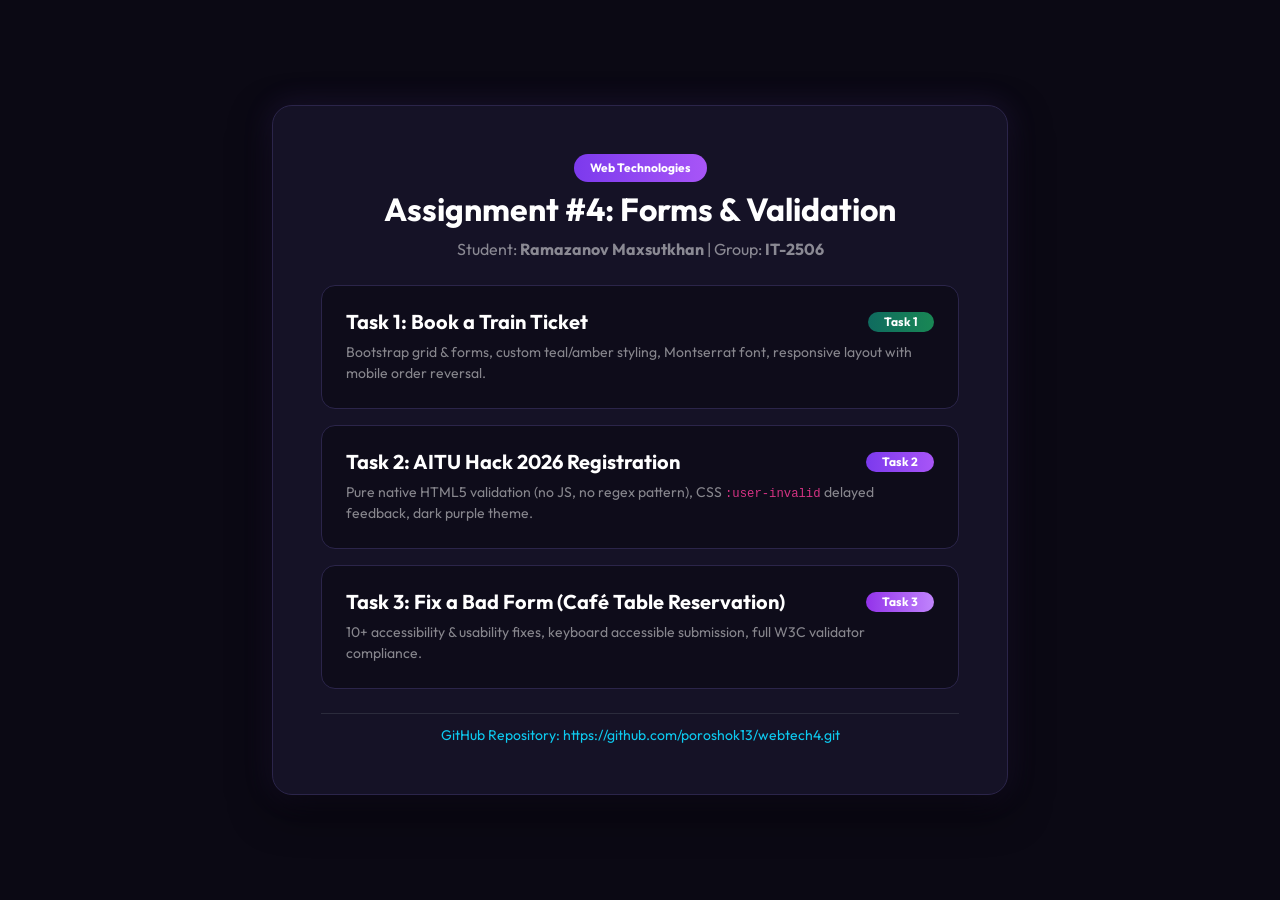
<file: index.html>
<!DOCTYPE html>
<html lang="en">
<head>
  <meta charset="UTF-8">
  <meta name="viewport" content="width=device-width, initial-scale=1.0">
  <title>Assignment 4 - Forms and Validation</title>
  <link rel="preconnect" href="https://fonts.googleapis.com">
  <link rel="preconnect" href="https://fonts.gstatic.com" crossorigin>
  <link href="https://fonts.googleapis.com/css2?family=Outfit:wght@400;600;700&display=swap" rel="stylesheet">
  <link href="https://cdn.jsdelivr.net/npm/bootstrap@5.3.3/dist/css/bootstrap.min.css" rel="stylesheet">
  <style>
    body {
      font-family: 'Outfit', sans-serif;
      background-color: #0b0914;
      color: #f1f0f7;
      min-height: 100vh;
      display: flex;
      align-items: center;
    }
    .main-card {
      background-color: #151226;
      border: 1px solid #2b254a;
      border-radius: 20px;
      box-shadow: 0 15px 40px rgba(0, 0, 0, 0.6), 0 0 30px rgba(139, 92, 246, 0.15);
    }
    .task-link-card {
      background-color: #0e0c1a;
      border: 1px solid #2b254a;
      border-radius: 14px;
      transition: all 0.25s ease-in-out;
      text-decoration: none;
      display: block;
      color: inherit;
    }
    .task-link-card:hover {
      border-color: #8b5cf6;
      transform: translateY(-3px);
      box-shadow: 0 8px 20px rgba(139, 92, 246, 0.25);
      color: inherit;
    }
    .badge-task {
      background: linear-gradient(90deg, #7c3aed, #a855f7);
      color: #fff;
    }
    .badge-teal {
      background: linear-gradient(90deg, #0F6B5F, #198754);
      color: #fff;
    }
    .badge-purple {
      background: linear-gradient(90deg, #9333ea, #c084fc);
      color: #fff;
    }
  </style>
</head>
<body class="py-5">
  <div class="container">
    <div class="row justify-content-center">
      <div class="col-12 col-md-10 col-lg-8">
        <div class="card main-card p-4 p-md-5">
          <div class="text-center mb-4">
            <span class="badge badge-task px-3 py-2 rounded-pill mb-2">Web Technologies</span>
            <h1 class="h2 fw-bold text-white mb-2">Assignment #4: Forms &amp; Validation</h1>
            <p class="text-white-50 mb-0">Student: <strong>Ramazanov Maxsutkhan</strong> | Group: <strong>IT-2506</strong></p>
          </div>

          <div class="d-flex flex-column gap-3">
            <a href="task1.html" class="task-link-card p-4">
              <div class="d-flex justify-content-between align-items-center mb-2">
                <h2 class="h5 fw-bold mb-0 text-white">Task 1: Book a Train Ticket</h2>
                <span class="badge badge-teal px-3 py-1 rounded-pill">Task 1</span>
              </div>
              <p class="text-white-50 small mb-0">Bootstrap grid &amp; forms, custom teal/amber styling, Montserrat font, responsive layout with mobile order reversal.</p>
            </a>

            <a href="task2.html" class="task-link-card p-4">
              <div class="d-flex justify-content-between align-items-center mb-2">
                <h2 class="h5 fw-bold mb-0 text-white">Task 2: AITU Hack 2026 Registration</h2>
                <span class="badge badge-task px-3 py-1 rounded-pill">Task 2</span>
              </div>
              <p class="text-white-50 small mb-0">Pure native HTML5 validation (no JS, no regex pattern), CSS <code>:user-invalid</code> delayed feedback, dark purple theme.</p>
            </a>

            <a href="task3.html" class="task-link-card p-4">
              <div class="d-flex justify-content-between align-items-center mb-2">
                <h2 class="h5 fw-bold mb-0 text-white">Task 3: Fix a Bad Form (Café Table Reservation)</h2>
                <span class="badge badge-purple px-3 py-1 rounded-pill">Task 3</span>
              </div>
              <p class="text-white-50 small mb-0">10+ accessibility &amp; usability fixes, keyboard accessible submission, full W3C validator compliance.</p>
            </a>
          </div>

          <div class="text-center mt-4 pt-2 border-top border-secondary border-opacity-25">
            <a href="https://github.com/poroshok13/webtech4.git" class="text-decoration-none text-info small" target="_blank" rel="noopener">
              GitHub Repository: https://github.com/poroshok13/webtech4.git
            </a>
          </div>
        </div>
      </div>
    </div>
  </div>
</body>
</html>
</file>
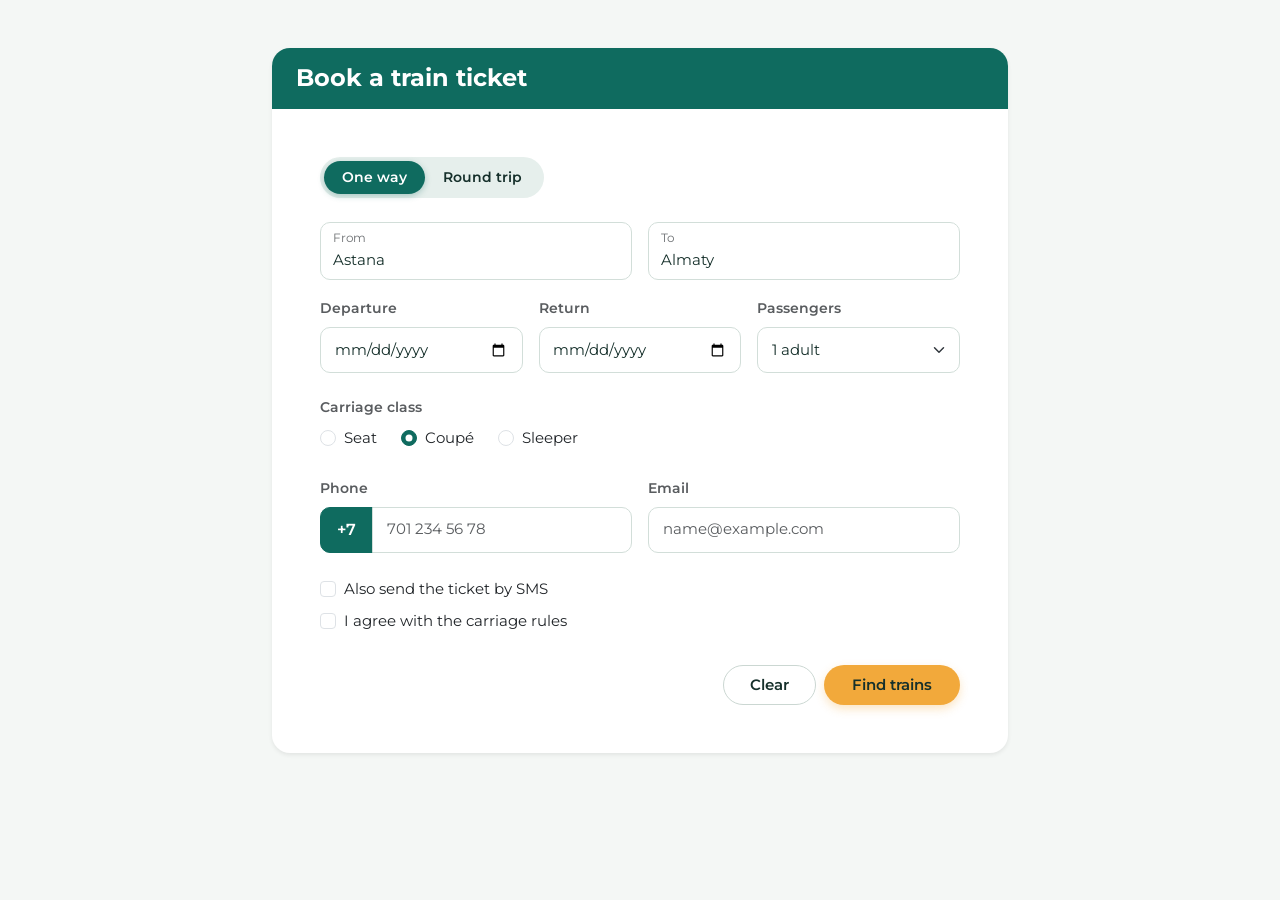
<file: task1.html>
<!DOCTYPE html>
<html lang="en">
<head>
  <meta charset="UTF-8">
  <meta name="viewport" content="width=device-width, initial-scale=1.0">
  <title>Task 1 - Book a Train Ticket</title>
  <link rel="preconnect" href="https://fonts.googleapis.com">
  <link rel="preconnect" href="https://fonts.gstatic.com" crossorigin>
  <link href="https://fonts.googleapis.com/css2?family=Montserrat:wght@400;500;600;700&display=swap" rel="stylesheet">
  <link href="https://cdn.jsdelivr.net/npm/bootstrap@5.3.3/dist/css/bootstrap.min.css" rel="stylesheet">
  <link rel="stylesheet" href="style1.css">
</head>
<body class="py-4 py-md-5">
  <div class="container my-auto">
    <div class="row justify-content-center">
      <div class="col-12 col-md-10 col-lg-8">
        
        <div class="card ticket-card shadow-sm border-0">
          <div class="card-header ticket-header py-3 px-4">
            <h1 class="h4 mb-0 fw-bold">Book a train ticket</h1>
          </div>

          <div class="card-body p-4 p-md-5">
            <form id="trainForm" action="#" method="get">

              <div class="mb-4">
                <div class="trip-type-group" role="radiogroup" aria-label="Trip Type">
                  <input type="radio" class="btn-check" name="tripType" id="oneWay" value="one-way" checked>
                  <label class="btn trip-btn" for="oneWay">One way</label>

                  <input type="radio" class="btn-check" name="tripType" id="roundTrip" value="round-trip">
                  <label class="btn trip-btn" for="roundTrip">Round trip</label>
                </div>
              </div>

              <div class="row g-3 mb-3">
                <div class="col-12 col-md-6">
                  <div class="form-floating">
                    <input type="text" class="form-control" id="fromCity" name="fromCity" placeholder="From" value="Astana" required>
                    <label for="fromCity">From</label>
                  </div>
                </div>
                <div class="col-12 col-md-6">
                  <div class="form-floating">
                    <input type="text" class="form-control" id="toCity" name="toCity" placeholder="To" value="Almaty" required>
                    <label for="toCity">To</label>
                  </div>
                </div>
              </div>

              <div class="row g-3 mb-4">
                <div class="col-12 col-md-4">
                  <label for="departureDate" class="form-label text-muted small fw-semibold">Departure</label>
                  <input type="date" class="form-control form-control-custom" id="departureDate" name="departureDate" required>
                </div>
                <div class="col-12 col-md-4">
                  <label for="returnDate" class="form-label text-muted small fw-semibold">Return</label>
                  <input type="date" class="form-control form-control-custom" id="returnDate" name="returnDate">
                </div>
                <div class="col-12 col-md-4">
                  <label for="passengers" class="form-label text-muted small fw-semibold">Passengers</label>
                  <select class="form-select form-control-custom" id="passengers" name="passengers" required>
                    <option value="1" selected>1 adult</option>
                    <option value="2">2 adults</option>
                    <option value="3">3 adults</option>
                    <option value="4">4 adults</option>
                    <option value="5">5 adults</option>
                    <option value="6">6 adults</option>
                  </select>
                </div>
              </div>

              <div class="mb-4">
                <label class="form-label text-muted small fw-semibold d-block mb-2">Carriage class</label>
                <div class="d-flex flex-wrap gap-4">
                  <div class="form-check custom-radio">
                    <input class="form-check-input" type="radio" name="carriageClass" id="classSeat" value="seat" required>
                    <label class="form-check-label" for="classSeat">Seat</label>
                  </div>
                  <div class="form-check custom-radio">
                    <input class="form-check-input" type="radio" name="carriageClass" id="classCoupe" value="coupe" checked required>
                    <label class="form-check-label" for="classCoupe">Coupé</label>
                  </div>
                  <div class="form-check custom-radio">
                    <input class="form-check-input" type="radio" name="carriageClass" id="classSleeper" value="sleeper" required>
                    <label class="form-check-label" for="classSleeper">Sleeper</label>
                  </div>
                </div>
              </div>

              <div class="row g-3 mb-4">
                <div class="col-12 col-md-6">
                  <label for="phoneInput" class="form-label text-muted small fw-semibold">Phone</label>
                  <div class="input-group">
                    <span class="input-group-text country-code" id="phonePrefix">+7</span>
                    <input type="tel" class="form-control form-control-custom" id="phoneInput" name="phone" placeholder="701 234 56 78" aria-describedby="phonePrefix" required pattern="[0-9\s]+" inputmode="numeric">
                  </div>
                </div>
                <div class="col-12 col-md-6">
                  <label for="emailInput" class="form-label text-muted small fw-semibold">Email</label>
                  <input type="email" class="form-control form-control-custom" id="emailInput" name="email" placeholder="name@example.com" required>
                </div>
              </div>

              <div class="mb-4">
                <div class="form-check custom-checkbox mb-2">
                  <input class="form-check-input" type="checkbox" id="smsTicket" name="smsTicket">
                  <label class="form-check-label" for="smsTicket">
                    Also send the ticket by SMS
                  </label>
                </div>
                <div class="form-check custom-checkbox">
                  <input class="form-check-input" type="checkbox" id="agreeRules" name="agreeRules" required>
                  <label class="form-check-label" for="agreeRules">
                    I agree with the carriage rules
                  </label>
                </div>
              </div>

              <div class="d-flex flex-column flex-sm-row justify-content-sm-end gap-2 pt-2">
                <button type="reset" class="btn btn-ticket-clear order-2 order-sm-1">Clear</button>
                <button type="submit" class="btn btn-ticket-find order-1 order-sm-2">Find trains</button>
              </div>

            </form>
          </div>
        </div>

      </div>
    </div>
  </div>
</body>
</html>
</file>
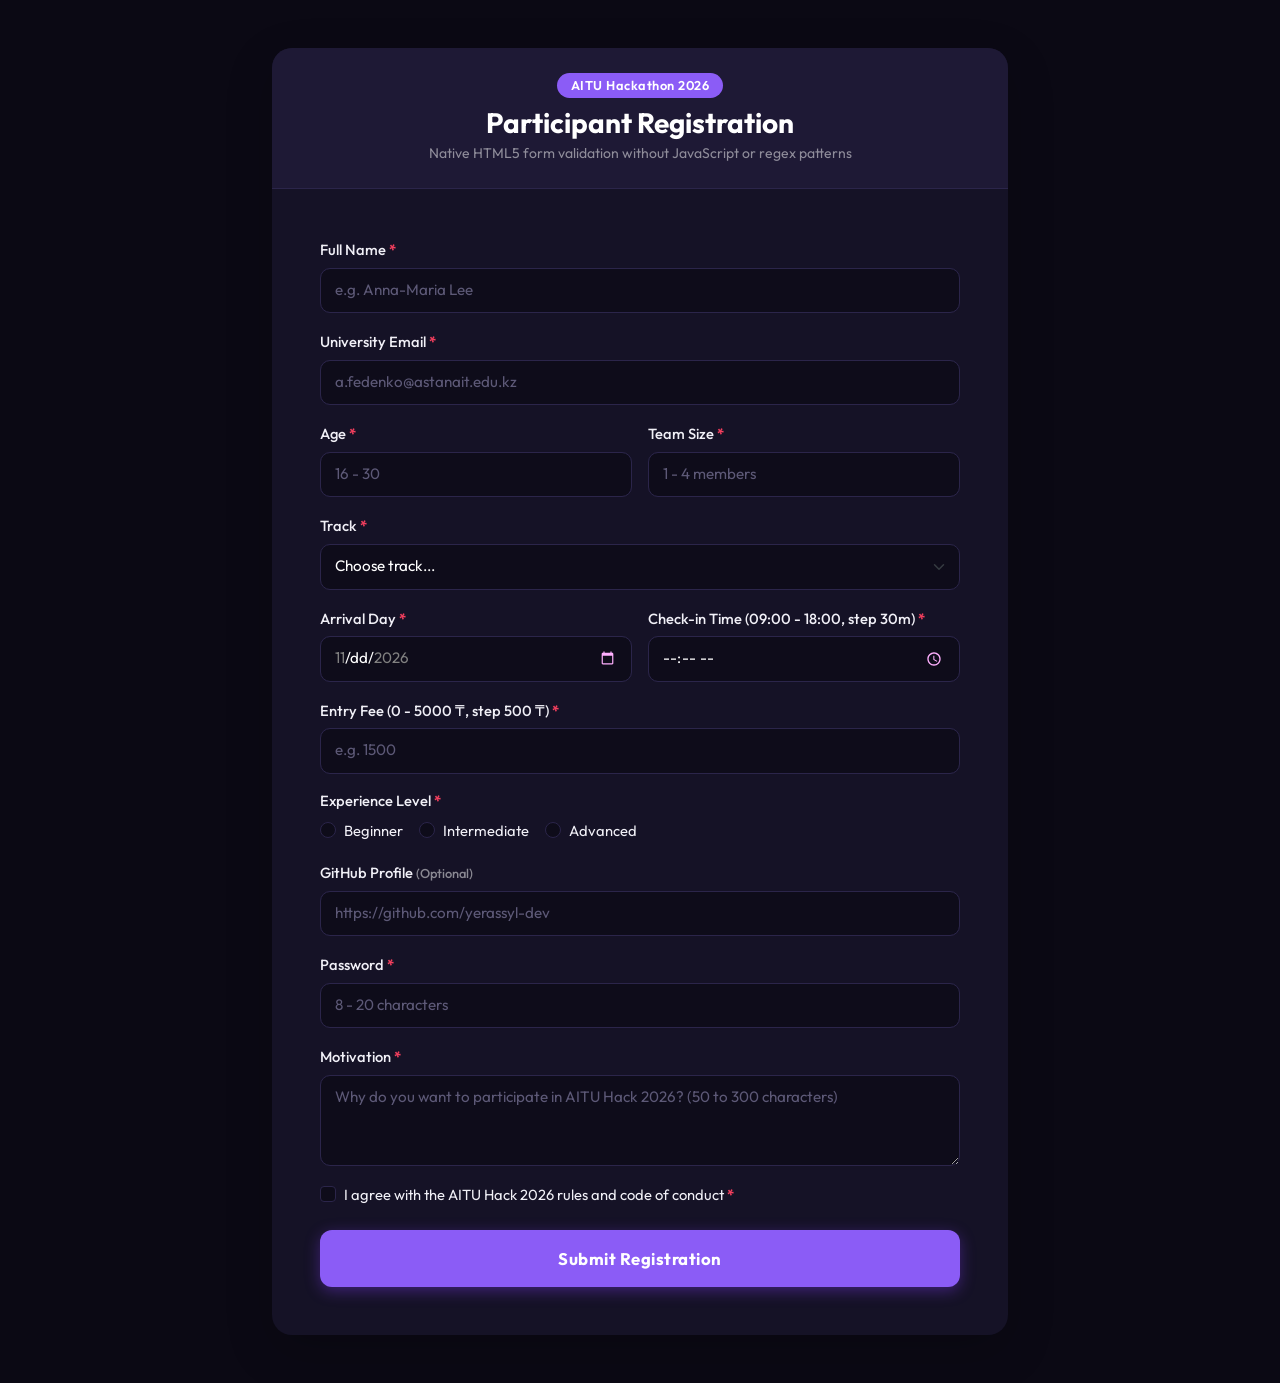
<file: task2.html>
<!DOCTYPE html>
<html lang="en">
<head>
  <meta charset="UTF-8">
  <meta name="viewport" content="width=device-width, initial-scale=1.0">
  <title>Task 2 - Registration for AITU Hack 2026</title>
  <link rel="preconnect" href="https://fonts.googleapis.com">
  <link rel="preconnect" href="https://fonts.gstatic.com" crossorigin>
  <link href="https://fonts.googleapis.com/css2?family=Outfit:wght@400;500;600;700&display=swap" rel="stylesheet">
  <link href="https://cdn.jsdelivr.net/npm/bootstrap@5.3.3/dist/css/bootstrap.min.css" rel="stylesheet">
  <link rel="stylesheet" href="style2.css">
</head>
<body class="py-4 py-md-5">
  <div class="container my-auto">
    <div class="row justify-content-center">
      <div class="col-12 col-md-10 col-lg-8">

        <div class="card hack-card border-0 shadow-lg">
          <div class="card-header hack-header p-4 text-center">
            <span class="badge hack-badge mb-2">AITU Hackathon 2026</span>
            <h1 class="h3 fw-bold text-white mb-1">Participant Registration</h1>
            <p class="text-white-50 small mb-0">Native HTML5 form validation without JavaScript or regex patterns</p>
          </div>

          <div class="card-body p-4 p-md-5">
            <form id="hackathonForm" action="#" method="post">

              <div class="mb-3 field-group">
                <label for="fullName" class="form-label">Full Name <span class="req">*</span></label>
                <input type="text" class="form-control" id="fullName" name="fullName"
                       required minlength="2" maxlength="40"
                       placeholder="e.g. Anna-Maria Lee">
                <div class="invalid-feedback">Full name must be between 2 and 40 characters long.</div>
              </div>

              <div class="mb-3 field-group">
                <label for="universityEmail" class="form-label">University Email <span class="req">*</span></label>
                <input type="email" class="form-control" id="universityEmail" name="universityEmail"
                       required
                       placeholder="a.fedenko@astanait.edu.kz">
                <div class="invalid-feedback">Please enter a valid university email address.</div>
              </div>

              <div class="row g-3 mb-3">
                <div class="col-12 col-md-6 field-group">
                  <label for="age" class="form-label">Age <span class="req">*</span></label>
                  <input type="number" class="form-control" id="age" name="age"
                         required min="16" max="30" step="1"
                         placeholder="16 - 30">
                  <div class="invalid-feedback">Age must be a whole number between 16 and 30.</div>
                </div>

                <div class="col-12 col-md-6 field-group">
                  <label for="teamSize" class="form-label">Team Size <span class="req">*</span></label>
                  <input type="number" class="form-control" id="teamSize" name="teamSize"
                         required min="1" max="4" step="1"
                         placeholder="1 - 4 members">
                  <div class="invalid-feedback">Team size must be a whole number between 1 and 4.</div>
                </div>
              </div>

              <div class="mb-3 field-group">
                <label for="trackSelect" class="form-label">Track <span class="req">*</span></label>
                <select class="form-select" id="trackSelect" name="track" required>
                  <option value="" disabled selected>Choose track...</option>
                  <option value="Web">Web</option>
                  <option value="Mobile">Mobile</option>
                  <option value="AI">AI</option>
                  <option value="GameDev">GameDev</option>
                </select>
                <div class="invalid-feedback">Please choose one of the available tracks.</div>
              </div>

              <div class="row g-3 mb-3">
                <div class="col-12 col-md-6 field-group">
                  <label for="arrivalDay" class="form-label">Arrival Day <span class="req">*</span></label>
                  <input type="date" class="form-control" id="arrivalDay" name="arrivalDay"
                         required min="2026-11-20" max="2026-11-22" step="1">
                  <div class="invalid-feedback">Arrival day must be between Nov 20 and Nov 22, 2026.</div>
                </div>

                <div class="col-12 col-md-6 field-group">
                  <label for="checkinTime" class="form-label">Check-in Time (09:00 - 18:00, step 30m) <span class="req">*</span></label>
                  <input type="time" class="form-control" id="checkinTime" name="checkinTime"
                         required min="09:00" max="18:00" step="1800">
                  <div class="invalid-feedback">Time must be between 09:00 and 18:00 in 30-minute steps.</div>
                </div>
              </div>

              <div class="mb-3 field-group">
                <label for="entryFee" class="form-label">Entry Fee (0 - 5000 &#8376;, step 500 &#8376;) <span class="req">*</span></label>
                <input type="number" class="form-control" id="entryFee" name="entryFee"
                       required min="0" max="5000" step="500"
                       placeholder="e.g. 1500">
                <div class="invalid-feedback">Entry fee must be from 0 to 5000 &#8376; in steps of 500 &#8376;.</div>
              </div>

              <div class="mb-3 field-group radio-container">
                <label class="form-label d-block">Experience Level <span class="req">*</span></label>
                <div class="d-flex flex-wrap gap-3">
                  <div class="form-check">
                    <input class="form-check-input" type="radio" name="experienceLevel" id="expBeginner" value="Beginner" required>
                    <label class="form-check-label" for="expBeginner">Beginner</label>
                  </div>
                  <div class="form-check">
                    <input class="form-check-input" type="radio" name="experienceLevel" id="expIntermediate" value="Intermediate" required>
                    <label class="form-check-label" for="expIntermediate">Intermediate</label>
                  </div>
                  <div class="form-check">
                    <input class="form-check-input" type="radio" name="experienceLevel" id="expAdvanced" value="Advanced" required>
                    <label class="form-check-label" for="expAdvanced">Advanced</label>
                  </div>
                </div>
                <div class="invalid-feedback">Please select your experience level.</div>
              </div>

              <div class="mb-3 field-group">
                <label for="githubProfile" class="form-label">GitHub Profile <span class="text-white-50 small">(Optional)</span></label>
                <input type="url" class="form-control" id="githubProfile" name="githubProfile"
                       placeholder="https://github.com/yerassyl-dev">
                <div class="invalid-feedback">Please provide a complete URL starting with https:// or http://.</div>
              </div>

              <div class="mb-3 field-group">
                <label for="password" class="form-label">Password <span class="req">*</span></label>
                <input type="password" class="form-control" id="password" name="password"
                       required minlength="8" maxlength="20"
                       placeholder="8 - 20 characters">
                <div class="invalid-feedback">Password must be between 8 and 20 characters.</div>
              </div>

              <div class="mb-3 field-group">
                <label for="motivation" class="form-label">Motivation <span class="req">*</span></label>
                <textarea class="form-control" id="motivation" name="motivation" rows="3"
                          required minlength="50" maxlength="300"
                          placeholder="Why do you want to participate in AITU Hack 2026? (50 to 300 characters)"></textarea>
                <div class="invalid-feedback">Motivation must be between 50 and 300 characters.</div>
              </div>

              <div class="mb-4 field-group">
                <div class="form-check">
                  <input class="form-check-input" type="checkbox" id="rulesAgreement" name="rulesAgreement" required>
                  <label class="form-check-label" for="rulesAgreement">
                    I agree with the AITU Hack 2026 rules and code of conduct <span class="req">*</span>
                  </label>
                </div>
                <div class="invalid-feedback">You must accept the hackathon rules to continue.</div>
              </div>

              <div class="d-grid">
                <button type="submit" class="btn btn-hack-submit py-3 fw-bold">
                  Submit Registration
                </button>
              </div>

            </form>
          </div>
        </div>

      </div>
    </div>
  </div>
</body>
</html>
</file>
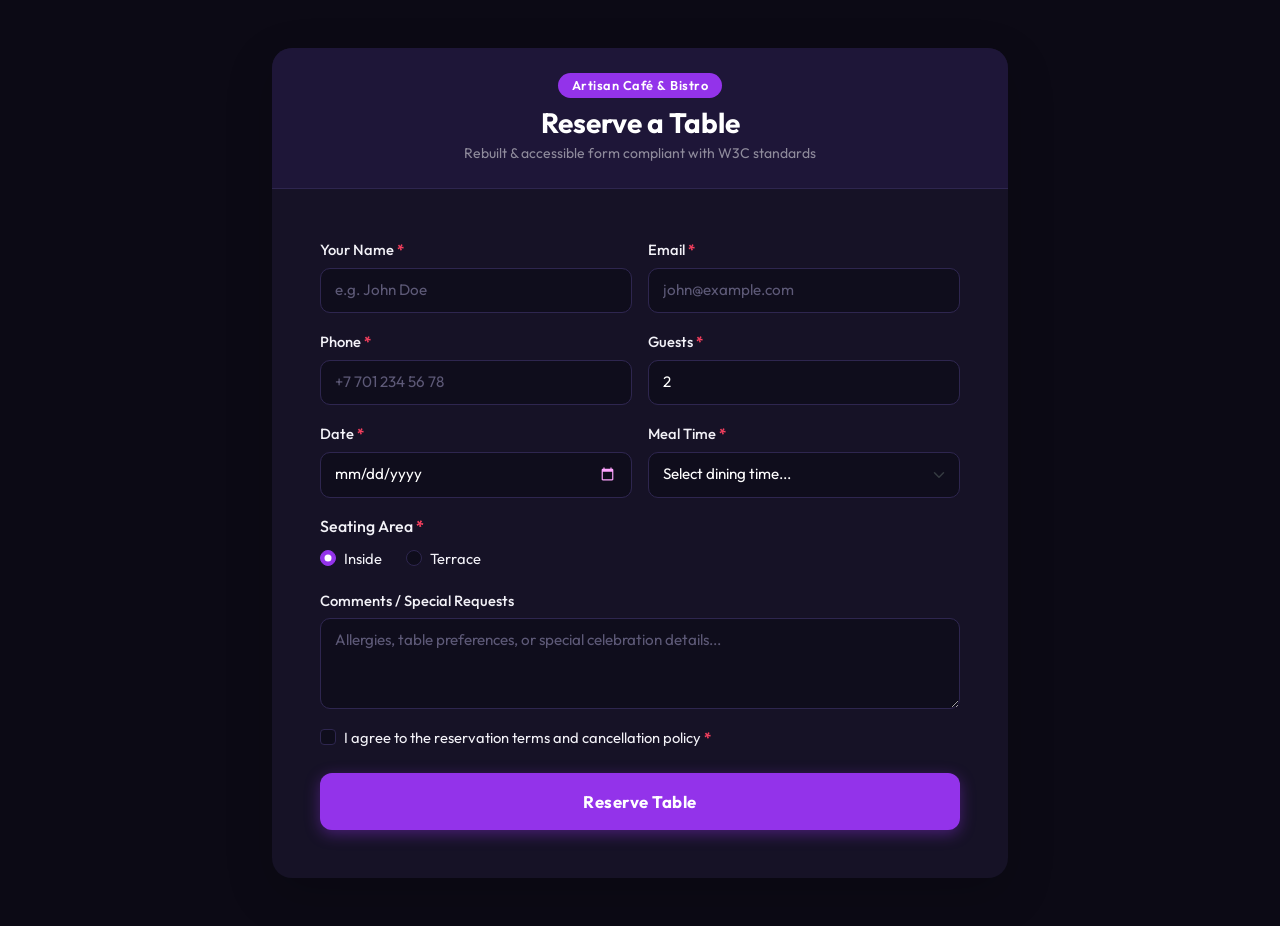
<file: task3.html>
<!DOCTYPE html>
<html lang="en">
<head>
  <meta charset="UTF-8">
  <meta name="viewport" content="width=device-width, initial-scale=1.0">
  <title>Task 3 - Café Table Reservation (Fixed Form)</title>
  <link rel="preconnect" href="https://fonts.googleapis.com">
  <link rel="preconnect" href="https://fonts.gstatic.com" crossorigin>
  <link href="https://fonts.googleapis.com/css2?family=Outfit:wght@400;500;600;700&display=swap" rel="stylesheet">
  <link href="https://cdn.jsdelivr.net/npm/bootstrap@5.3.3/dist/css/bootstrap.min.css" rel="stylesheet">
  <link rel="stylesheet" href="style3.css">
</head>
<body class="py-4 py-md-5">
  <div class="container my-auto">
    <div class="row justify-content-center">
      <div class="col-12 col-md-10 col-lg-8">

        <div class="card cafe-card border-0 shadow-lg">
          <div class="card-header cafe-header p-4 text-center">
            <span class="badge cafe-badge mb-2">Artisan Café &amp; Bistro</span>
            <h1 class="h3 fw-bold text-white mb-1">Reserve a Table</h1>
            <p class="text-white-50 small mb-0">Rebuilt &amp; accessible form compliant with W3C standards</p>
          </div>

          <div class="card-body p-4 p-md-5">
            <form id="reservationForm" action="#" method="post">

              <div class="row g-3 mb-3">
                <div class="col-12 col-md-6">
                  <label for="userName" class="form-label">Your Name <span class="req">*</span></label>
                  <input type="text" class="form-control" id="userName" name="userName"
                         placeholder="e.g. John Doe" required minlength="2">
                </div>
                <div class="col-12 col-md-6">
                  <label for="userEmail" class="form-label">Email <span class="req">*</span></label>
                  <input type="email" class="form-control" id="userEmail" name="email"
                         placeholder="john@example.com" required>
                </div>
              </div>

              <div class="row g-3 mb-3">
                <div class="col-12 col-md-6">
                  <label for="userPhone" class="form-label">Phone <span class="req">*</span></label>
                  <input type="tel" class="form-control" id="userPhone" name="phone"
                         placeholder="+7 701 234 56 78" required>
                </div>
                <div class="col-12 col-md-6">
                  <label for="guestsCount" class="form-label">Guests <span class="req">*</span></label>
                  <input type="number" class="form-control" id="guestsCount" name="guests"
                         min="1" max="20" step="1" value="2" required>
                </div>
              </div>

              <div class="row g-3 mb-3">
                <div class="col-12 col-md-6">
                  <label for="reservationDate" class="form-label">Date <span class="req">*</span></label>
                  <input type="date" class="form-control" id="reservationDate" name="date" required>
                </div>
                <div class="col-12 col-md-6">
                  <label for="mealType" class="form-label">Meal Time <span class="req">*</span></label>
                  <select class="form-select" id="mealType" name="mealType" required>
                    <option value="" disabled selected>Select dining time...</option>
                    <option value="lunch">Lunch</option>
                    <option value="dinner">Dinner</option>
                  </select>
                </div>
              </div>

              <div class="mb-3">
                <fieldset>
                  <legend class="form-label d-block fs-6 mb-2">Seating Area <span class="req">*</span></legend>
                  <div class="d-flex flex-wrap gap-4">
                    <div class="form-check">
                      <input class="form-check-input" type="radio" name="seating" id="seatingInside" value="inside" checked required>
                      <label class="form-check-label" for="seatingInside">Inside</label>
                    </div>
                    <div class="form-check">
                      <input class="form-check-input" type="radio" name="seating" id="seatingTerrace" value="terrace" required>
                      <label class="form-check-label" for="seatingTerrace">Terrace</label>
                    </div>
                  </div>
                </fieldset>
              </div>

              <div class="mb-3">
                <label for="reservationComments" class="form-label">Comments / Special Requests</label>
                <textarea class="form-control" id="reservationComments" name="comments" rows="3"
                          placeholder="Allergies, table preferences, or special celebration details..."></textarea>
              </div>

              <div class="mb-4">
                <div class="form-check">
                  <input class="form-check-input" type="checkbox" id="agreeTerms" name="terms" required>
                  <label class="form-check-label" for="agreeTerms">
                    I agree to the reservation terms and cancellation policy <span class="req">*</span>
                  </label>
                </div>
              </div>

              <div class="d-grid">
                <button type="submit" class="btn btn-reserve-submit py-3 fw-bold">
                  Reserve Table
                </button>
              </div>

            </form>
          </div>
        </div>

      </div>
    </div>
  </div>
</body>
</html>
</file>
<file: style1.css>
:root {
  --teal-primary: #0F6B5F;
  --amber-accent: #F2A93B;
  --dark-green: #16302B;
  --bg-page: #F4F7F5;
  --border-tint: #E6EFEC;
  --font-family: 'Montserrat', sans-serif;
}

body {
  font-family: var(--font-family);
  background-color: var(--bg-page);
  color: var(--dark-green);
  min-height: 100vh;
}

.ticket-card {
  border-radius: 18px;
  overflow: hidden;
  background-color: #ffffff;
  box-shadow: 0 10px 30px rgba(22, 48, 43, 0.08);
  border: 1px solid var(--border-tint);
}

.ticket-header {
  background-color: var(--teal-primary);
  color: #ffffff;
  border-bottom: none;
}

.trip-type-group {
  display: inline-flex;
  background-color: var(--border-tint);
  padding: 4px;
  border-radius: 24px;
}

.trip-btn {
  border-radius: 20px !important;
  font-weight: 600;
  font-size: 0.9rem;
  padding: 6px 18px;
  color: var(--dark-green);
  border: none;
  transition: all 0.2s ease-in-out;
}

.btn-check:checked + .trip-btn {
  background-color: var(--teal-primary) !important;
  color: #ffffff !important;
  box-shadow: 0 2px 6px rgba(15, 107, 95, 0.3);
}

.form-control, .form-select {
  border-radius: 10px;
  border: 1px solid #d2ded9;
  font-family: var(--font-family);
  font-size: 0.95rem;
  color: var(--dark-green);
  padding: 0.65rem 0.85rem;
}

.form-control:focus, .form-select:focus {
  border-color: var(--teal-primary);
  box-shadow: 0 0 0 0.2rem rgba(15, 107, 95, 0.2);
}

.form-floating > .form-control {
  border-radius: 10px;
}

.form-floating > label {
  color: #6c757d;
  font-size: 0.9rem;
}

.country-code {
  background-color: var(--teal-primary);
  color: #ffffff;
  font-weight: 600;
  border-top-left-radius: 10px;
  border-bottom-left-radius: 10px;
  border: 1px solid var(--teal-primary);
  padding-left: 1rem;
  padding-right: 1rem;
}

.form-check-input:checked {
  background-color: var(--teal-primary);
  border-color: var(--teal-primary);
}

.form-check-input:focus {
  border-color: var(--teal-primary);
  box-shadow: 0 0 0 0.2rem rgba(15, 107, 95, 0.2);
}

.custom-radio .form-check-label,
.custom-checkbox .form-check-label {
  font-size: 0.92rem;
  cursor: pointer;
  user-select: none;
}

.btn-ticket-clear {
  border-radius: 20px;
  padding: 8px 26px;
  font-weight: 600;
  font-size: 0.95rem;
  border: 1px solid #cbd7d2;
  background-color: #ffffff;
  color: var(--dark-green);
  transition: all 0.2s ease-in-out;
}

.btn-ticket-clear:hover, .btn-ticket-clear:focus {
  background-color: var(--border-tint);
  border-color: #b5c7c0;
  color: var(--dark-green);
}

.btn-ticket-find {
  border-radius: 20px;
  padding: 8px 28px;
  font-weight: 600;
  font-size: 0.95rem;
  border: none;
  background-color: var(--amber-accent);
  color: var(--dark-green);
  box-shadow: 0 4px 10px rgba(242, 169, 59, 0.3);
  transition: all 0.2s ease-in-out;
}

.btn-ticket-find:hover, .btn-ticket-find:focus {
  background-color: #e59c2e;
  color: var(--dark-green);
  box-shadow: 0 6px 14px rgba(242, 169, 59, 0.4);
}

@media (max-width: 576px) {
  body {
    padding-top: 1rem !important;
    padding-bottom: 1rem !important;
  }
  .ticket-card {
    border-radius: 14px;
  }
  .ticket-header {
    padding: 0.75rem 1rem !important;
  }
  .ticket-header h1 {
    font-size: 1.15rem !important;
  }
  .card-body {
    padding: 1rem !important;
  }
  .mb-4 {
    margin-bottom: 0.85rem !important;
  }
  .mb-3 {
    margin-bottom: 0.85rem !important;
  }
  .form-control, .form-select {
    padding: 0.5rem 0.75rem;
    font-size: 0.9rem;
  }
  .btn-ticket-clear, .btn-ticket-find {
    width: 100%;
    text-align: center;
    padding: 8px 16px;
  }
}
</file>
<file: style2.css>
:root {
  --bg-dark: #0b0914;
  --card-bg: #151226;
  --border-color: #2b254a;
  --purple-primary: #8b5cf6;
  --purple-glow: rgba(139, 92, 246, 0.35);
  --purple-hover: #7c3aed;
  --text-main: #f1f0f7;
  --text-muted: #9f9cb8;
  --accent-badge: #6d28d9;
  --danger-color: #f43f5e;
  --success-color: #10b981;
}

body {
  font-family: 'Outfit', sans-serif;
  background-color: var(--bg-dark);
  color: var(--text-main);
  min-height: 100vh;
}

.hack-card {
  background-color: var(--card-bg);
  border-radius: 20px;
  border: 1px solid var(--border-color);
  box-shadow: 0 15px 40px rgba(0, 0, 0, 0.6), 0 0 30px rgba(139, 92, 246, 0.15);
  overflow: hidden;
}

.hack-header {
  background: #1e1935;
  border-bottom: 1px solid var(--border-color);
}

.hack-badge {
  background: var(--purple-primary);
  color: #ffffff;
  font-size: 0.8rem;
  font-weight: 600;
  letter-spacing: 0.5px;
  padding: 6px 14px;
  border-radius: 20px;
}

.req {
  color: #f43f5e;
  font-weight: bold;
}

.form-label {
  color: var(--text-main);
  font-weight: 500;
  font-size: 0.92rem;
  margin-bottom: 0.4rem;
}

.form-control, .form-select {
  background-color: #0e0c1a;
  border: 1px solid var(--border-color);
  color: #ffffff;
  border-radius: 10px;
  padding: 0.65rem 0.85rem;
  font-size: 0.95rem;
  transition: all 0.2s ease-in-out;
}

.form-control::placeholder {
  color: #5d5977;
}

.form-control:focus, .form-select:focus {
  background-color: #120f22;
  border-color: var(--purple-primary);
  color: #ffffff;
  box-shadow: 0 0 0 0.25rem var(--purple-glow);
}

input[type="date"]::-webkit-calendar-picker-indicator,
input[type="time"]::-webkit-calendar-picker-indicator {
  filter: invert(0.8) sepia(1) saturate(5) hue-rotate(220deg);
  cursor: pointer;
}

.form-check-input {
  background-color: #0e0c1a;
  border: 1px solid var(--border-color);
}

.form-check-input:checked {
  background-color: var(--purple-primary);
  border-color: var(--purple-primary);
}

.form-check-input:focus {
  border-color: var(--purple-primary);
  box-shadow: 0 0 0 0.2rem var(--purple-glow);
}

.form-check-label {
  color: var(--text-main);
  font-size: 0.92rem;
  cursor: pointer;
}

.btn-hack-submit {
  background: var(--purple-primary);
  border: none;
  color: #ffffff;
  border-radius: 12px;
  font-size: 1.05rem;
  letter-spacing: 0.5px;
  box-shadow: 0 4px 15px rgba(124, 58, 237, 0.4);
  transition: all 0.25s ease-in-out;
}

.btn-hack-submit:hover, .btn-hack-submit:focus {
  background: var(--purple-hover);
  color: #ffffff;
  box-shadow: 0 6px 20px rgba(124, 58, 237, 0.6);
  transform: translateY(-1px);
}

.invalid-feedback {
  display: none;
  color: var(--danger-color);
  font-size: 0.85rem;
  margin-top: 0.35rem;
}

:user-invalid ~ .invalid-feedback,
.field-group:has(:user-invalid) > .invalid-feedback {
  display: block;
}

input:user-invalid,
select:user-invalid,
textarea:user-invalid {
  border-color: var(--danger-color) !important;
  box-shadow: 0 0 0 0.15rem rgba(244, 63, 94, 0.25) !important;
}

input:user-valid:not(:invalid),
select:user-valid:not(:invalid),
textarea:user-valid:not(:invalid) {
  border-color: var(--success-color) !important;
}
</file>
<file: style3.css>
:root {
  --bg-dark: #0c0a15;
  --card-bg: #161226;
  --border-color: #2e264f;
  --purple-primary: #9333ea;
  --purple-glow: rgba(147, 51, 234, 0.35);
  --purple-hover: #7e22ce;
  --text-main: #f3f2f8;
  --text-muted: #a19ebc;
  --danger-color: #f43f5e;
}

body {
  font-family: 'Outfit', sans-serif;
  background-color: var(--bg-dark);
  color: var(--text-main);
  min-height: 100vh;
}

.cafe-card {
  background-color: var(--card-bg);
  border-radius: 20px;
  border: 1px solid var(--border-color);
  box-shadow: 0 15px 40px rgba(0, 0, 0, 0.6), 0 0 30px rgba(147, 51, 234, 0.15);
  overflow: hidden;
}

.cafe-header {
  background: #1e1638;
  border-bottom: 1px solid var(--border-color);
}

.cafe-badge {
  background: var(--purple-primary);
  color: #ffffff;
  font-size: 0.8rem;
  font-weight: 600;
  letter-spacing: 0.5px;
  padding: 6px 14px;
  border-radius: 20px;
}

.req {
  color: var(--danger-color);
  font-weight: bold;
}

.form-label, fieldset legend {
  color: var(--text-main);
  font-weight: 500;
  font-size: 0.92rem;
  margin-bottom: 0.4rem;
}

.form-control, .form-select {
  background-color: #0f0d1c;
  border: 1px solid var(--border-color);
  color: #ffffff;
  border-radius: 10px;
  padding: 0.65rem 0.85rem;
  font-size: 0.95rem;
  transition: all 0.2s ease-in-out;
}

.form-control::placeholder {
  color: #5d5977;
}

.form-control:focus, .form-select:focus {
  background-color: #141026;
  border-color: var(--purple-primary);
  color: #ffffff;
  box-shadow: 0 0 0 0.25rem var(--purple-glow);
}

input[type="date"]::-webkit-calendar-picker-indicator {
  filter: invert(0.8) sepia(1) saturate(5) hue-rotate(240deg);
  cursor: pointer;
}

.form-check-input {
  background-color: #0f0d1c;
  border: 1px solid var(--border-color);
}

.form-check-input:checked {
  background-color: var(--purple-primary);
  border-color: var(--purple-primary);
}

.form-check-input:focus {
  border-color: var(--purple-primary);
  box-shadow: 0 0 0 0.2rem var(--purple-glow);
}

.form-check-label {
  color: var(--text-main);
  font-size: 0.92rem;
  cursor: pointer;
}

.btn-reserve-submit {
  background: var(--purple-primary);
  border: none;
  color: #ffffff;
  border-radius: 12px;
  font-size: 1.05rem;
  letter-spacing: 0.5px;
  box-shadow: 0 4px 15px rgba(147, 51, 234, 0.4);
  transition: all 0.25s ease-in-out;
}

.btn-reserve-submit:hover, .btn-reserve-submit:focus {
  background: var(--purple-hover);
  color: #ffffff;
  box-shadow: 0 6px 20px rgba(147, 51, 234, 0.6);
  transform: translateY(-1px);
}
</file>
